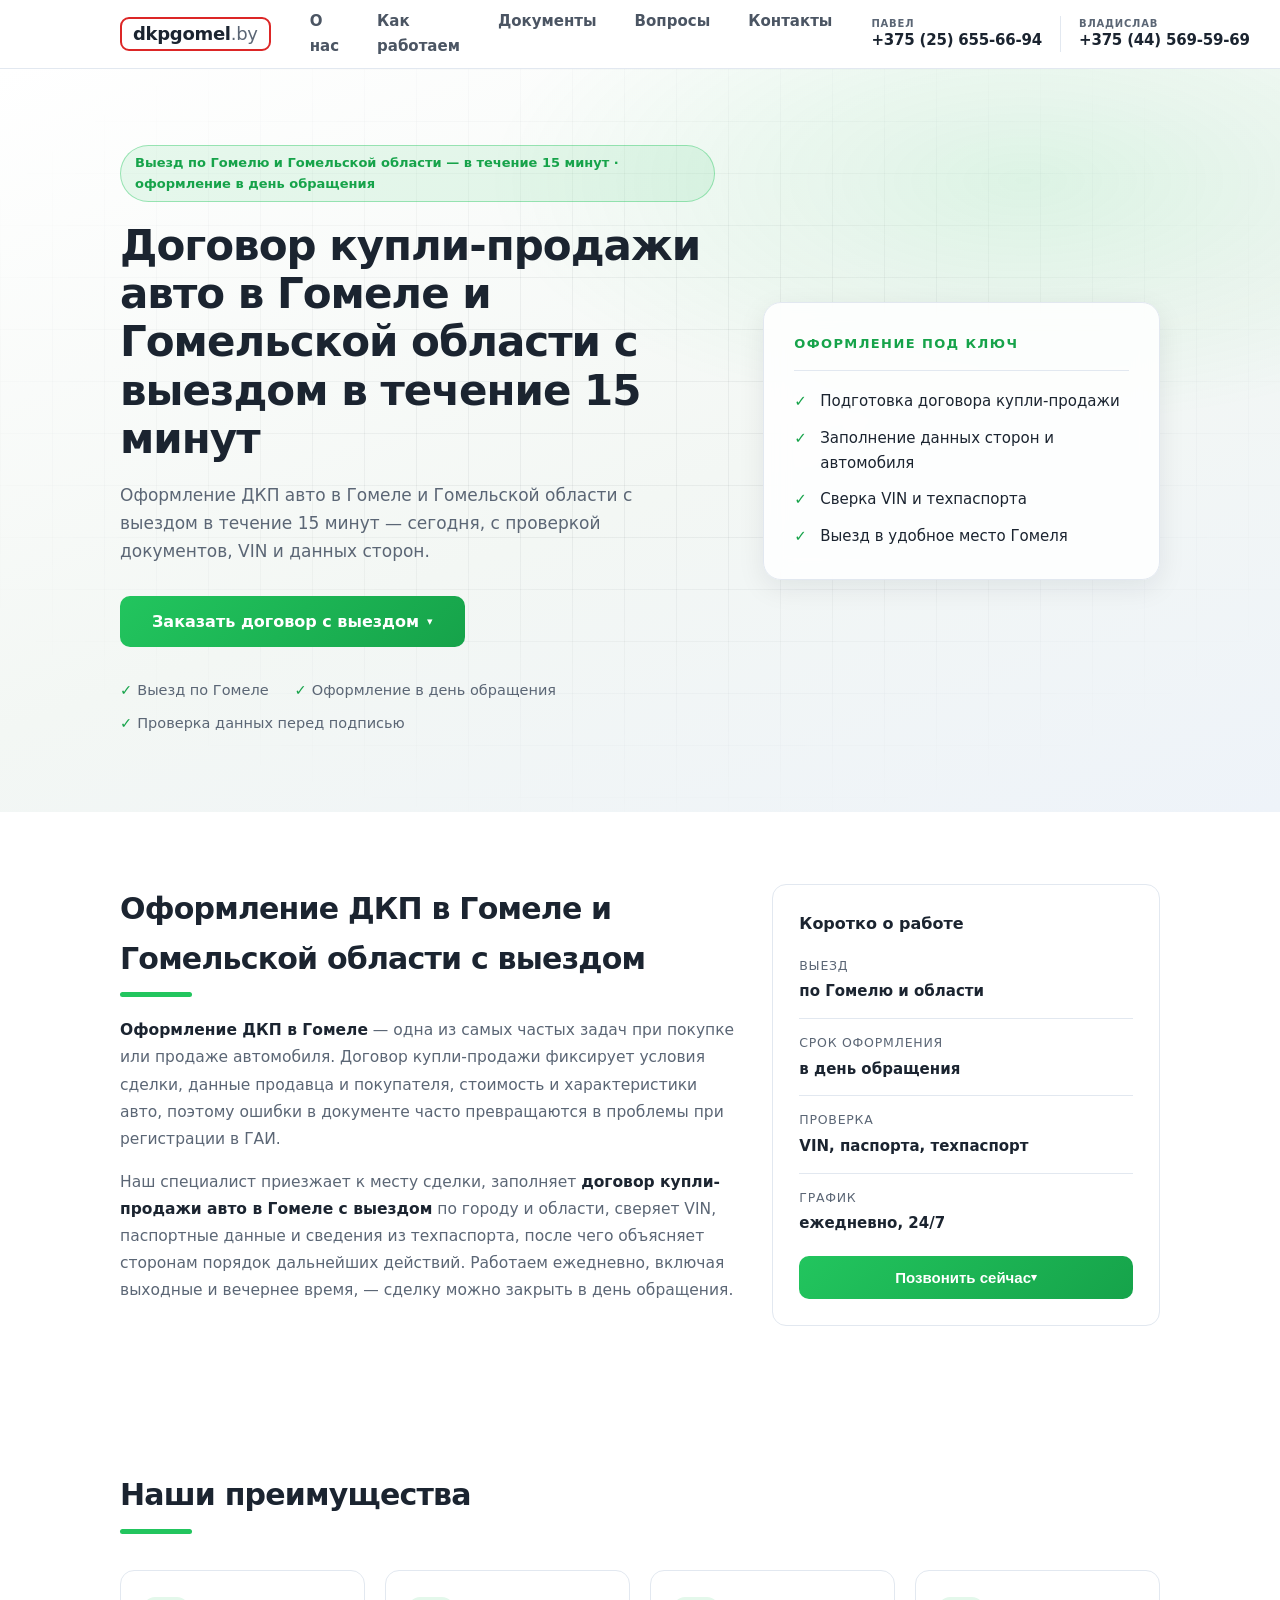
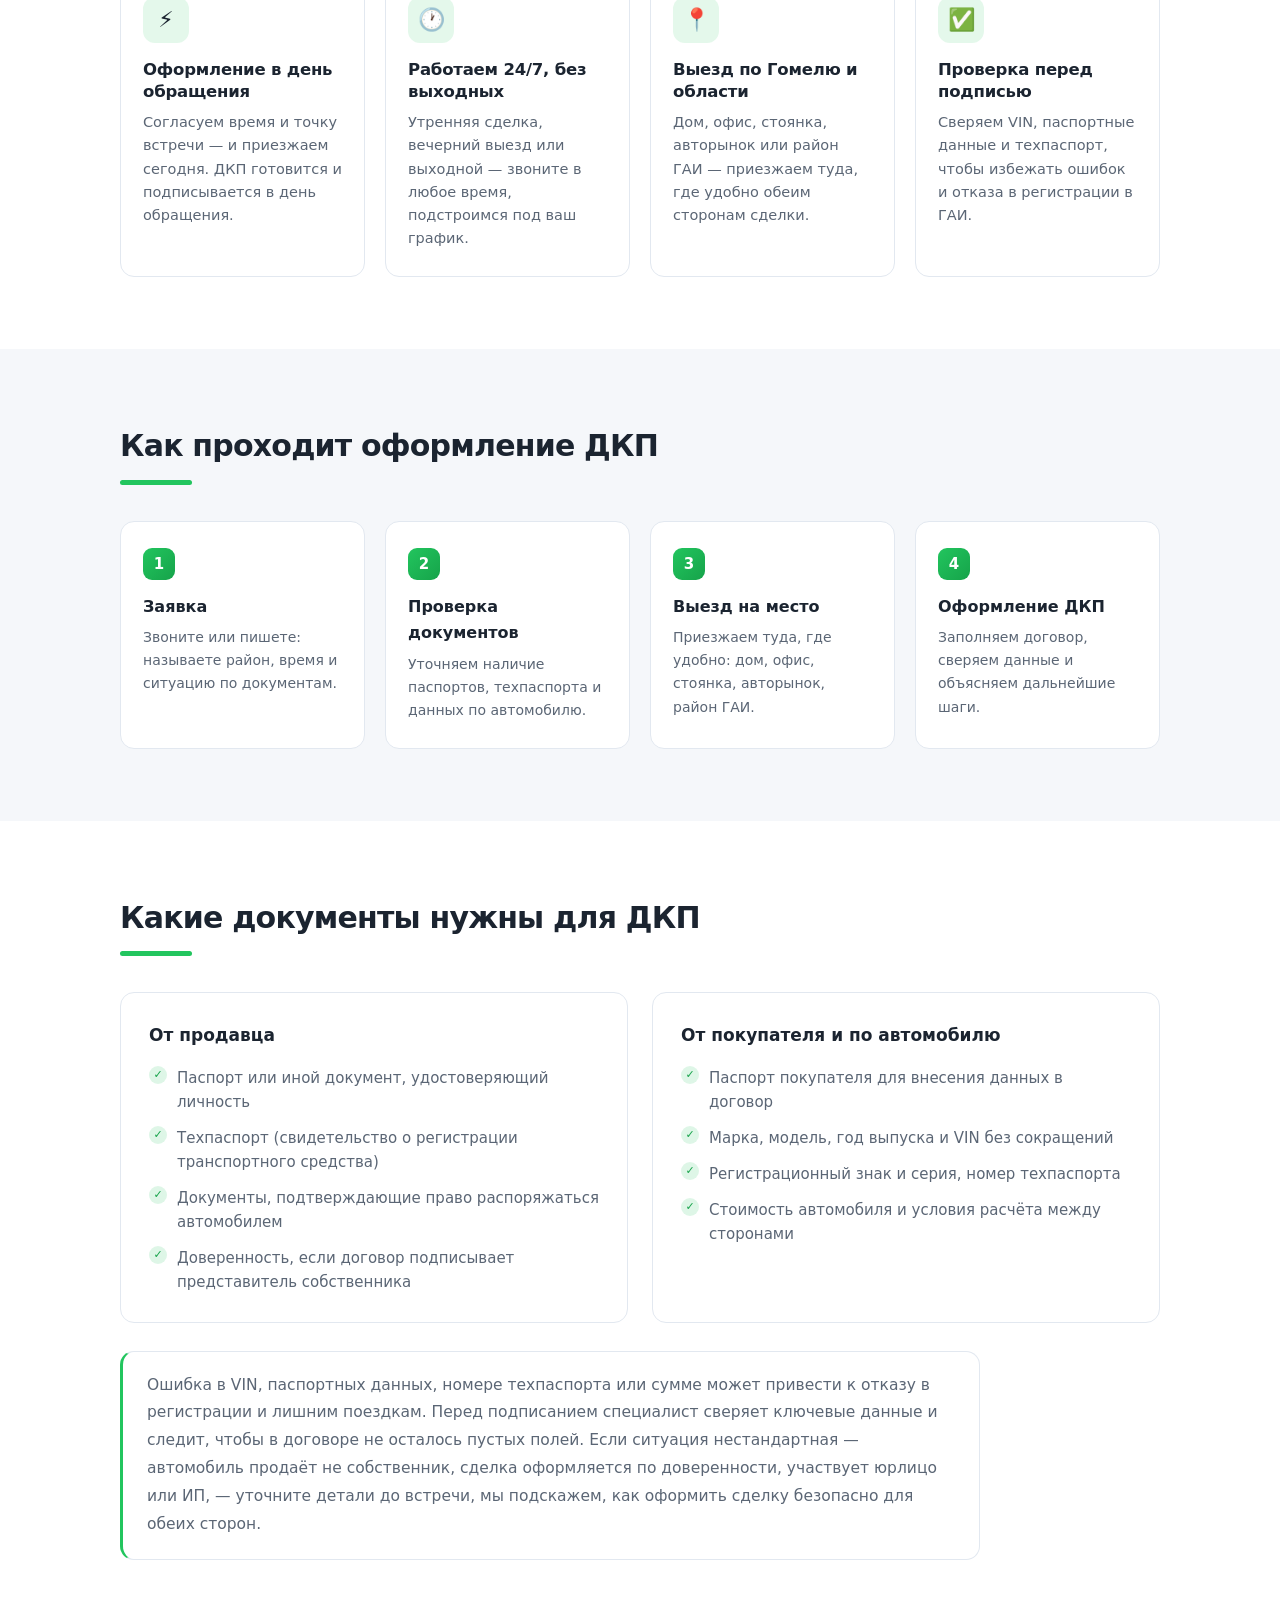
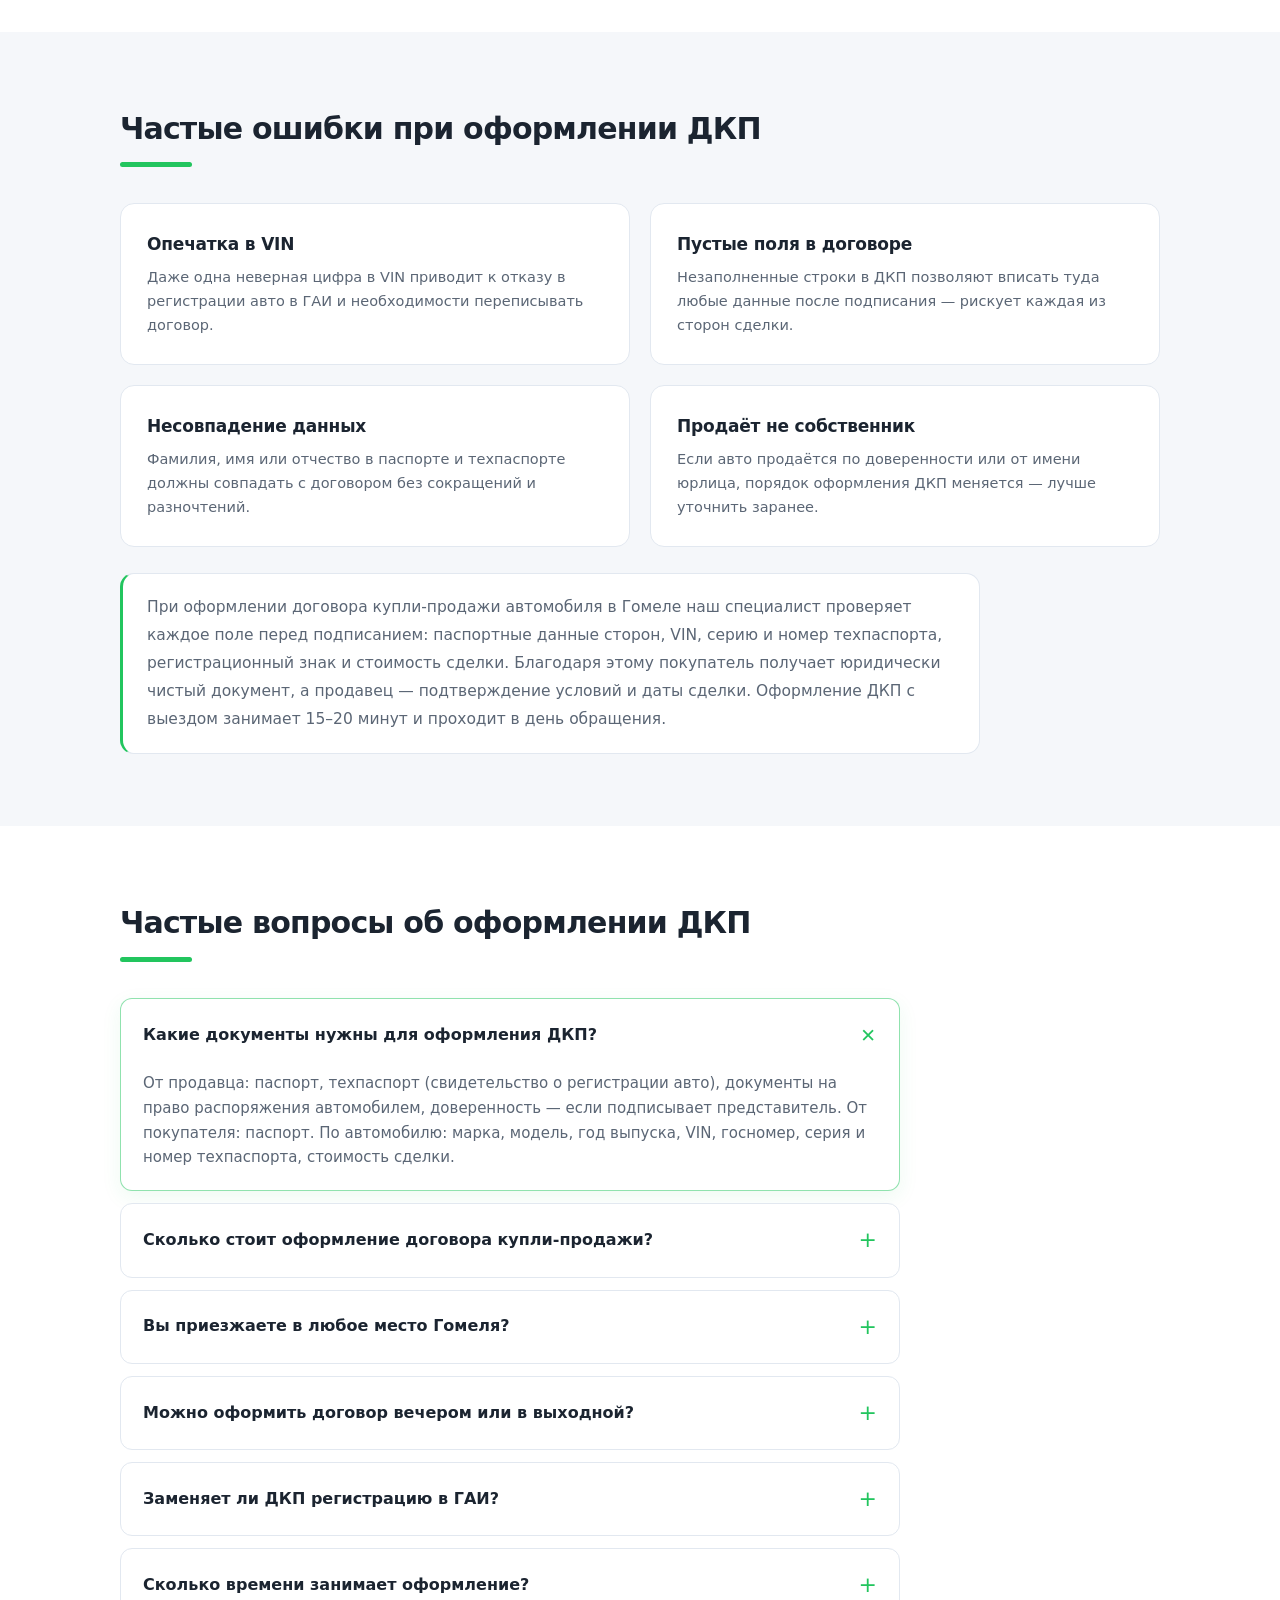
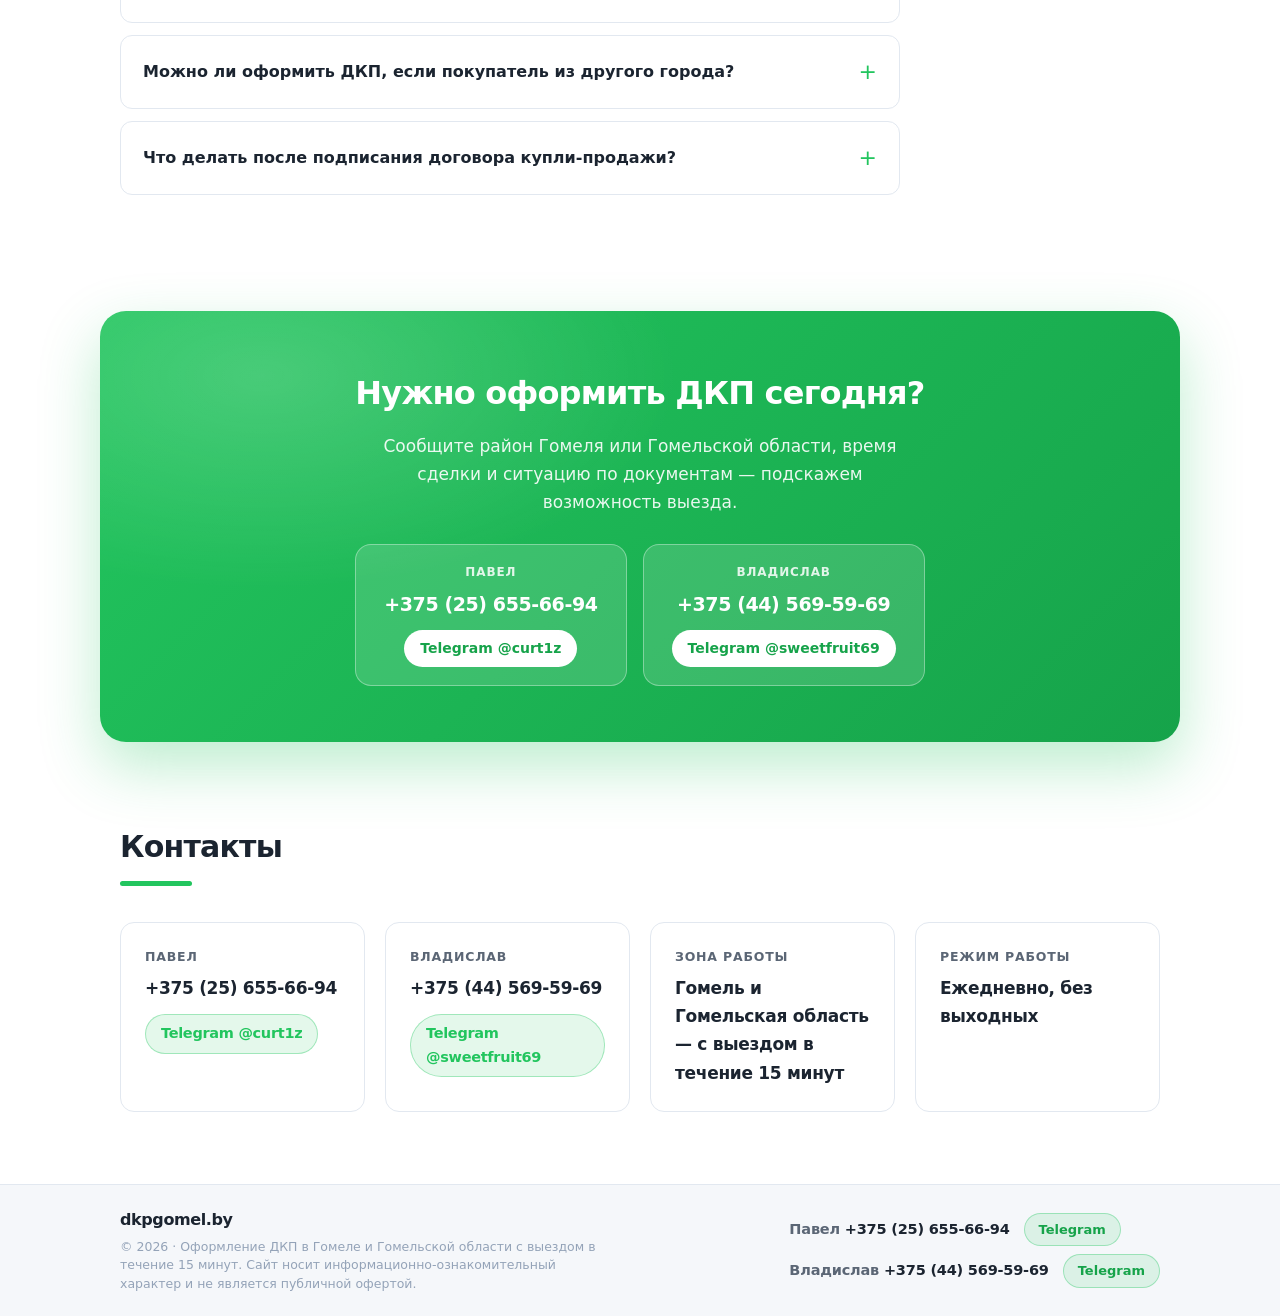
<file: index.html>
<!DOCTYPE html>
<html lang="ru">
<head>
    <meta charset="UTF-8">
    <meta name="viewport" content="width=device-width, initial-scale=1.0">
    <title>ДКП Гомель — оформление договора купли-продажи авто с выездом</title>
    <meta name="description" content="Оформление ДКП в Гомеле и Гомельской области, выезд в течение 15 минут. Проверка документов, VIN и данных сторон. Оформление в день обращения.">
    <meta name="keywords" content="ДКП Гомель, договор купли-продажи авто Гомель, ДКП Гомельская область, оформить ДКП с выездом, ДКП авто Гомель цена, оформление договора купли-продажи автомобиля Гомель">
    <meta name="robots" content="index, follow">
    <link rel="icon" href="favicon.ico" sizes="48x48">
    <link rel="icon" type="image/png" sizes="192x192" href="favicon.png">
    <link rel="apple-touch-icon" href="favicon.png">
    <link rel="canonical" href="https://dkpgomel.by/">
    <meta property="og:type" content="website">
    <meta property="og:title" content="Оформление ДКП авто в Гомеле с выездом">
    <meta property="og:description" content="Договор купли-продажи авто в Гомеле и области: выезд в течение 15 минут, проверка документов и VIN, оформление в день обращения.">
    <meta property="og:url" content="https://dkpgomel.by/">
    <meta property="og:locale" content="ru_BY">
    <meta property="og:image" content="https://dkpgomel.by/img/og.jpg">
    <meta property="og:image:width" content="1200">
    <meta property="og:image:height" content="630">
    <link rel="stylesheet" href="css/style.css?v=6">
    <script type="application/ld+json">
    {
        "@context": "https://schema.org",
        "@type": "LocalBusiness",
        "name": "ДКП Гомель — оформление договоров купли-продажи авто",
        "description": "Оформление договора купли-продажи авто (ДКП) в Гомеле и Гомельской области с выездом к клиенту в течение 15 минут.",
        "url": "https://dkpgomel.by/",
        "alternateName": "DKP Gomel",
        "image": "https://dkpgomel.by/img/og.jpg",
        "telephone": ["+375256556694", "+375445695969"],
        "sameAs": ["https://t.me/curt1z", "https://t.me/sweetfruit69"],
        "address": {
            "@type": "PostalAddress",
            "addressLocality": "Гомель",
            "addressRegion": "Гомельская область",
            "addressCountry": "BY"
        },
        "areaServed": ["Гомель", "Гомельская область"],
        "openingHoursSpecification": {
            "@type": "OpeningHoursSpecification",
            "dayOfWeek": ["Monday","Tuesday","Wednesday","Thursday","Friday","Saturday","Sunday"],
            "opens": "00:00",
            "closes": "23:59"
        }
    }
    </script>
    <script type="application/ld+json">
    {
        "@context": "https://schema.org",
        "@type": "FAQPage",
        "mainEntity": [
            {
                "@type": "Question",
                "name": "Какие документы нужны для оформления ДКП?",
                "acceptedAnswer": {
                    "@type": "Answer",
                    "text": "От продавца: паспорт, техпаспорт, документы на право распоряжения авто, доверенность — если подписывает представитель. От покупателя: паспорт. По автомобилю: марка, модель, год выпуска, VIN, госномер, номер техпаспорта и стоимость сделки."
                }
            },
            {
                "@type": "Question",
                "name": "Сколько стоит оформление договора купли-продажи?",
                "acceptedAnswer": {
                    "@type": "Answer",
                    "text": "Стоимость зависит от формата сделки: нужен ли выезд, срочность и сложность ситуации по документам. Итоговую цену согласовываем заранее, до выезда специалиста."
                }
            },
            {
                "@type": "Question",
                "name": "Вы приезжаете в любое место Гомеля?",
                "acceptedAnswer": {
                    "@type": "Answer",
                    "text": "Да, работаем по Гомелю и ближайшему пригороду: к дому, офису, на стоянку, к авторынку, в район ГАИ — туда, где удобно обеим сторонам сделки."
                }
            },
            {
                "@type": "Question",
                "name": "Можно оформить договор вечером или в выходной?",
                "acceptedAnswer": {
                    "@type": "Answer",
                    "text": "Да, помогаем в нестандартное время по предварительной договорённости — просто свяжитесь заранее и уточните район и время."
                }
            },
            {
                "@type": "Question",
                "name": "Заменяет ли ДКП регистрацию в ГАИ?",
                "acceptedAnswer": {
                    "@type": "Answer",
                    "text": "Нет. Мы готовим договор и объясняем порядок действий, а дальнейшая регистрация автомобиля выполняется в установленном порядке в подразделении ГАИ."
                }
            },
            {
                "@type": "Question",
                "name": "Сколько времени занимает оформление ДКП?",
                "acceptedAnswer": {
                    "@type": "Answer",
                    "text": "Заполнение договора занимает 15-20 минут. При выездном оформлении специалист приезжает к согласованной точке в Гомеле или Гомельской области в течение 15 минут, заполняет ДКП и сверяет данные с документами — стороны подписывают договор на месте, в день обращения."
                }
            },
            {
                "@type": "Question",
                "name": "Можно ли оформить ДКП, если покупатель из другого города?",
                "acceptedAnswer": {
                    "@type": "Answer",
                    "text": "Да. Мы рекомендуем сначала сверить паспортные данные, VIN и техпаспорт, затем заполнить договор и только после этого передавать деньги и автомобиль. Все экземпляры договора должны быть заполнены одинаково, без пустых полей."
                }
            },
            {
                "@type": "Question",
                "name": "Что делать после подписания договора купли-продажи?",
                "acceptedAnswer": {
                    "@type": "Answer",
                    "text": "Покупатель получает свой экземпляр ДКП и документы для дальнейшего оформления, продавец сохраняет подтверждение условий и даты сделки. После подписания автомобиль нужно зарегистрировать в установленном порядке."
                }
            }
        ]
    }
    </script>
    <!-- Google tag (gtag.js) — Google Analytics, ID G-2REVHB39YV -->
    <script async src="https://www.googletagmanager.com/gtag/js?id=G-2REVHB39YV"></script>
    <script>
        window.dataLayer = window.dataLayer || [];
        function gtag(){dataLayer.push(arguments);}
        gtag('js', new Date());
        gtag('config', 'G-2REVHB39YV');
    </script>
    <!-- Яндекс.Метрика — счётчик 114259651 -->
    <script type="text/javascript">
        (function(m,e,t,r,i,k,a){m[i]=m[i]||function(){(m[i].a=m[i].a||[]).push(arguments)};
        m[i].l=1*new Date();
        for (var j = 0; j < document.scripts.length; j++) {if (document.scripts[j].src === r) { return; }}
        k=e.createElement(t),a=e.getElementsByTagName(t)[0],k.async=1,k.src=r,a.parentNode.insertBefore(k,a)})
        (window, document, 'script', 'https://mc.yandex.ru/metrika/tag.js', 'ym');

        ym(114259651, 'init', {clickmap:true, trackLinks:true, accurateTrackBounce:true, webvisor:true});
    </script>
    <noscript><div><img src="https://mc.yandex.ru/watch/114259651" style="position:absolute; left:-9999px;" alt="" /></div></noscript>
    <!-- Цели аналитики: клик по телефону (call) и по Telegram (telegram) -->
    <script>
        document.addEventListener('click', function (e) {
            var a = e.target && e.target.closest ? e.target.closest('a') : null;
            if (!a) return;
            var href = a.getAttribute('href') || '';
            if (href.indexOf('tel:') === 0) {
                if (typeof ym === 'function') ym(114259651, 'reachGoal', 'call');
                if (typeof gtag === 'function') gtag('event', 'call');
            } else if (href.indexOf('https://t.me/') === 0) {
                if (typeof ym === 'function') ym(114259651, 'reachGoal', 'telegram');
                if (typeof gtag === 'function') gtag('event', 'telegram');
            }
        });
    </script>
</head>
<body>

    <header class="header">
        <div class="container header-inner">
            <a href="./" class="logo">
                <span class="logo-text">dkpgomel<span class="logo-tld">.by</span></span>
            </a>
            <nav aria-label="Главное меню">
                <ul class="nav" id="nav">
                    <li><a href="#about">О нас</a></li>
                    <li><a href="#steps">Как работаем</a></li>
                    <li><a href="#documents">Документы</a></li>
                    <li><a href="#faq">Вопросы</a></li>
                    <li><a href="#contacts">Контакты</a></li>
                </ul>
            </nav>
            <div class="header-nums">
                <a class="header-num" href="tel:+375256556694">
                    <span class="header-num-name">Павел</span>
                    <span class="header-num-val">+375 (25) 655-66-94</span>
                </a>
                <a class="header-num" href="tel:+375445695969">
                    <span class="header-num-name">Владислав</span>
                    <span class="header-num-val">+375 (44) 569-59-69</span>
                </a>
            </div>
            <button class="burger" id="burger" aria-label="Открыть меню" aria-expanded="false">
                <span></span><span></span><span></span>
            </button>
        </div>
    </header>

    <main>

        <section class="hero">
            <div class="container hero-grid">
                <div class="hero-copy">
                    <p class="hero-tag">Выезд по Гомелю и Гомельской области — в течение 15 минут · оформление в день обращения</p>
                    <h1>Договор купли-продажи авто в Гомеле и Гомельской области с выездом в течение 15 минут</h1>
                    <p class="hero-lead">
                        Оформление ДКП авто в Гомеле и Гомельской области с выездом в течение 15 минут — сегодня, с проверкой документов,
                        VIN и данных сторон.
                    </p>
                    <div class="hero-actions">
                        <div class="hero-cta drop-box" id="heroCta">
                            <button class="btn btn-lg hero-cta-btn" type="button" aria-expanded="false" aria-controls="heroCtaDrop">
                                Заказать договор с выездом <span class="chev" aria-hidden="true">▾</span>
                            </button>
                            <div class="drop-panel hero-cta-drop" id="heroCtaDrop">
                                <div class="drop-row">
                                    <a class="drop-main" href="tel:+375256556694">
                                        <span class="drop-name">Павел</span>
                                        <span class="drop-num">+375 (25) 655-66-94</span>
                                    </a>
                                    <a class="drop-tg" href="https://t.me/curt1z" target="_blank" rel="noopener">Telegram</a>
                                </div>
                                <div class="drop-row">
                                    <a class="drop-main" href="tel:+375445695969">
                                        <span class="drop-name">Владислав</span>
                                        <span class="drop-num">+375 (44) 569-59-69</span>
                                    </a>
                                    <a class="drop-tg" href="https://t.me/sweetfruit69" target="_blank" rel="noopener">Telegram</a>
                                </div>
                            </div>
                        </div>
                    </div>
                    <ul class="hero-points">
                        <li>Выезд по Гомеле</li>
                        <li>Оформление в день обращения</li>
                        <li>Проверка данных перед подписью</li>
                    </ul>
                </div>

                <aside class="hero-card">
                    <h2 class="hero-card-title">Оформление под ключ</h2>
                    <ul class="hero-list">
                        <li>Подготовка договора купли-продажи</li>
                        <li>Заполнение данных сторон и автомобиля</li>
                        <li>Сверка VIN и техпаспорта</li>
                        <li>Выезд в удобное место Гомеля</li>
                    </ul>
                </aside>
            </div>
        </section>

        <section class="section" id="about">
            <div class="container">
                <div class="about-grid">
                    <div class="about-text">
                        <h2 class="section-title">Оформление ДКП в Гомеле и Гомельской области с выездом</h2>
                        <p>
                            <strong>Оформление ДКП в Гомеле</strong> — одна из самых частых задач при покупке
                            или продаже автомобиля. Договор купли-продажи фиксирует условия сделки, данные
                            продавца и покупателя, стоимость и характеристики авто, поэтому ошибки в документе
                            часто превращаются в проблемы при регистрации в ГАИ.
                        </p>
                        <p>
                            Наш специалист приезжает к месту сделки, заполняет <strong>договор купли-продажи
                            авто в Гомеле с выездом</strong> по городу и области, сверяет VIN, паспортные
                            данные и сведения из техпаспорта, после чего объясняет сторонам порядок
                            дальнейших действий. Работаем ежедневно, включая выходные и вечернее время, —
                            сделку можно закрыть в день обращения.
                        </p>
                    </div>
                    <aside class="facts-card">
                        <h3>Коротко о работе</h3>
                        <ul class="facts-list">
                            <li><span>Выезд</span><strong>по Гомелю и области</strong></li>
                            <li><span>Срок оформления</span><strong>в день обращения</strong></li>
                            <li><span>Проверка</span><strong>VIN, паспорта, техпаспорт</strong></li>
                            <li><span>График</span><strong>ежедневно, 24/7</strong></li>
                        </ul>
                        <div class="call-drop drop-box" id="factsDrop">
                            <button class="btn btn-block call-drop-btn" type="button" aria-expanded="false">
                                Позвонить сейчас <span class="chev" aria-hidden="true">▾</span>
                            </button>
                            <div class="drop-panel call-drop-panel">
                                <div class="drop-row">
                                    <a class="drop-main" href="tel:+375256556694">
                                        <span class="drop-name">Павел</span>
                                        <span class="drop-num">+375 (25) 655-66-94</span>
                                    </a>
                                    <a class="drop-tg" href="https://t.me/curt1z" target="_blank" rel="noopener">Telegram</a>
                                </div>
                                <div class="drop-row">
                                    <a class="drop-main" href="tel:+375445695969">
                                        <span class="drop-name">Владислав</span>
                                        <span class="drop-num">+375 (44) 569-59-69</span>
                                    </a>
                                    <a class="drop-tg" href="https://t.me/sweetfruit69" target="_blank" rel="noopener">Telegram</a>
                                </div>
                            </div>
                        </div>
                    </aside>
                </div>
            </div>
        </section>

        <section class="section" id="benefits">
            <div class="container">
                <h2 class="section-title">Наши преимущества</h2>
                <div class="benefits">
                    <article class="benefit">
                        <span class="benefit-ico" aria-hidden="true">⚡</span>
                        <h3>Оформление в день обращения</h3>
                        <p>Согласуем время и точку встречи — и приезжаем сегодня. ДКП готовится и подписывается в день обращения.</p>
                    </article>
                    <article class="benefit">
                        <span class="benefit-ico" aria-hidden="true">🕐</span>
                        <h3>Работаем 24/7, без выходных</h3>
                        <p>Утренняя сделка, вечерний выезд или выходной — звоните в любое время, подстроимся под ваш график.</p>
                    </article>
                    <article class="benefit">
                        <span class="benefit-ico" aria-hidden="true">📍</span>
                        <h3>Выезд по Гомелю и области</h3>
                        <p>Дом, офис, стоянка, авторынок или район ГАИ — приезжаем туда, где удобно обеим сторонам сделки.</p>
                    </article>
                    <article class="benefit">
                        <span class="benefit-ico" aria-hidden="true">✅</span>
                        <h3>Проверка перед подписью</h3>
                        <p>Сверяем VIN, паспортные данные и техпаспорт, чтобы избежать ошибок и отказа в регистрации в ГАИ.</p>
                    </article>
                </div>
            </div>
        </section>

        <section class="section section-alt" id="steps">
            <div class="container">
                <h2 class="section-title">Как проходит оформление ДКП</h2>
                <ol class="steps">
                    <li class="step">
                        <span class="step-num">1</span>
                        <h3>Заявка</h3>
                        <p>Звоните или пишете: называете район, время и ситуацию по документам.</p>
                    </li>
                    <li class="step">
                        <span class="step-num">2</span>
                        <h3>Проверка документов</h3>
                        <p>Уточняем наличие паспортов, техпаспорта и данных по автомобилю.</p>
                    </li>
                    <li class="step">
                        <span class="step-num">3</span>
                        <h3>Выезд на место</h3>
                        <p>Приезжаем туда, где удобно: дом, офис, стоянка, авторынок, район ГАИ.</p>
                    </li>
                    <li class="step">
                        <span class="step-num">4</span>
                        <h3>Оформление ДКП</h3>
                        <p>Заполняем договор, сверяем данные и объясняем дальнейшие шаги.</p>
                    </li>
                </ol>
            </div>
        </section>

        <section class="section" id="documents">
            <div class="container">
                <h2 class="section-title">Какие документы нужны для ДКП</h2>
                <div class="text-cols">
                    <div class="text-col">
                        <h3>От продавца</h3>
                        <ul class="check-list">
                            <li>Паспорт или иной документ, удостоверяющий личность</li>
                            <li>Техпаспорт (свидетельство о регистрации транспортного средства)</li>
                            <li>Документы, подтверждающие право распоряжаться автомобилем</li>
                            <li>Доверенность, если договор подписывает представитель собственника</li>
                        </ul>
                    </div>
                    <div class="text-col">
                        <h3>От покупателя и по автомобилю</h3>
                        <ul class="check-list">
                            <li>Паспорт покупателя для внесения данных в договор</li>
                            <li>Марка, модель, год выпуска и VIN без сокращений</li>
                            <li>Регистрационный знак и серия, номер техпаспорта</li>
                            <li>Стоимость автомобиля и условия расчёта между сторонами</li>
                        </ul>
                    </div>
                </div>
                <p class="text-after">
                    Ошибка в VIN, паспортных данных, номере техпаспорта или сумме может привести к отказу
                    в регистрации и лишним поездкам. Перед подписанием специалист сверяет ключевые данные
                    и следит, чтобы в договоре не осталось пустых полей. Если ситуация нестандартная —
                    автомобиль продаёт не собственник, сделка оформляется по доверенности, участвует
                    юрлицо или ИП, — уточните детали до встречи, мы подскажем, как оформить сделку
                    безопасно для обеих сторон.
                </p>
            </div>
        </section>

        <section class="section section-alt" id="errors">
            <div class="container">
                <h2 class="section-title">Частые ошибки при оформлении ДКП</h2>
                <div class="cards">
                    <article class="card">
                        <h3>Опечатка в VIN</h3>
                        <p>Даже одна неверная цифра в VIN приводит к отказу в регистрации авто в ГАИ и необходимости переписывать договор.</p>
                    </article>
                    <article class="card">
                        <h3>Пустые поля в договоре</h3>
                        <p>Незаполненные строки в ДКП позволяют вписать туда любые данные после подписания — рискует каждая из сторон сделки.</p>
                    </article>
                    <article class="card">
                        <h3>Несовпадение данных</h3>
                        <p>Фамилия, имя или отчество в паспорте и техпаспорте должны совпадать с договором без сокращений и разночтений.</p>
                    </article>
                    <article class="card">
                        <h3>Продаёт не собственник</h3>
                        <p>Если авто продаётся по доверенности или от имени юрлица, порядок оформления ДКП меняется — лучше уточнить заранее.</p>
                    </article>
                </div>
                <p class="text-after">
                    При оформлении договора купли-продажи автомобиля в Гомеле наш специалист проверяет
                    каждое поле перед подписанием: паспортные данные сторон, VIN, серию и номер
                    техпаспорта, регистрационный знак и стоимость сделки. Благодаря этому покупатель
                    получает юридически чистый документ, а продавец — подтверждение условий и даты
                    сделки. Оформление ДКП с выездом занимает 15–20 минут и проходит в день обращения.
                </p>
            </div>
        </section>

        <section class="section" id="faq">
            <div class="container">
                <h2 class="section-title">Частые вопросы об оформлении ДКП</h2>
                <div class="faq">
                    <details class="faq-item" open>
                        <summary>Какие документы нужны для оформления ДКП?</summary>
                        <div class="faq-body">
                            От продавца: паспорт, техпаспорт (свидетельство о регистрации авто), документы на право
                            распоряжения автомобилем, доверенность — если подписывает представитель. От покупателя: паспорт.
                            По автомобилю: марка, модель, год выпуска, VIN, госномер, серия и номер техпаспорта, стоимость сделки.
                        </div>
                    </details>
                    <details class="faq-item">
                        <summary>Сколько стоит оформление договора купли-продажи?</summary>
                        <div class="faq-body">
                            Стоимость зависит от формата сделки: нужен ли выезд, насколько срочно нужно оформить договор
                            и есть ли дополнительные вопросы по документам. Итоговую цену согласовываем заранее, до выезда
                            специалиста — позвоните, и мы назовём стоимость для вашей ситуации.
                        </div>
                    </details>
                    <details class="faq-item">
                        <summary>Вы приезжаете в любое место Гомеля?</summary>
                        <div class="faq-body">
                            Да, работаем по Гомелю и ближайшему пригороду: к дому или подъезду, к офису, на стоянку,
                            к авторынку, возле ГАИ, к торговому центру — там, где удобно обеим сторонам сделки.
                        </div>
                    </details>
                    <details class="faq-item">
                        <summary>Можно оформить договор вечером или в выходной?</summary>
                        <div class="faq-body">
                            Да, помогаем в нестандартное время по предварительной договорённости. Сделки часто проходят
                            вечером, в выходной или возле ГАИ — просто свяжитесь заранее и уточните район и время.
                        </div>
                    </details>
                    <details class="faq-item">
                        <summary>Заменяет ли ДКП регистрацию в ГАИ?</summary>
                        <div class="faq-body">
                            Нет. Мы готовим договор и объясняем порядок действий, но дальнейшая регистрация автомобиля
                            выполняется в установленном порядке в подразделении ГАИ. Для отдельных ситуаций может
                            потребоваться нотариальное удостоверение.
                        </div>
                    </details>
                    <details class="faq-item">
                        <summary>Сколько времени занимает оформление?</summary>
                        <div class="faq-body">
                            Само заполнение договора занимает 15–20 минут. При выездном оформлении специалист
                            приезжает к согласованной точке в Гомеле или Гомельской области в течение 15 минут,
                            заполняет ДКП, сверяет данные с документами —
                            и стороны подписывают договор сразу на месте. Оформление происходит в день обращения.
                        </div>
                    </details>
                    <details class="faq-item">
                        <summary>Можно ли оформить ДКП, если покупатель из другого города?</summary>
                        <div class="faq-body">
                            Да. Часто покупатель приезжает в Гомель и хочет закрыть сделку сразу. Мы рекомендуем
                            не спешить: сначала сверить паспортные данные, VIN и техпаспорт, затем заполнить
                            договор и только после этого передавать деньги и автомобиль. Все экземпляры договора
                            должны быть заполнены одинаково, без пустых полей.
                        </div>
                    </details>
                    <details class="faq-item">
                        <summary>Что делать после подписания договора купли-продажи?</summary>
                        <div class="faq-body">
                            Покупатель получает свой экземпляр ДКП и документы для дальнейшего оформления,
                            продавец сохраняет подтверждение условий и даты сделки. После подписания автомобиль
                            нужно зарегистрировать в установленном порядке — мы объясняем порядок действий
                            и подсказываем, какие документы понадобятся для ГАИ.
                        </div>
                    </details>
                </div>
            </div>
        </section>

        <section class="cta">
            <div class="container cta-inner">
                <h2>Нужно оформить ДКП сегодня?</h2>
                <p>Сообщите район Гомеля или Гомельской области, время сделки и ситуацию по документам — подскажем возможность выезда.</p>
                <div class="cta-contacts">
                    <div class="cta-contact">
                        <span class="cta-contact-name">Павел</span>
                        <a class="cta-contact-num" href="tel:+375256556694">+375 (25) 655-66-94</a>
                        <a class="cta-contact-tg" href="https://t.me/curt1z" target="_blank" rel="noopener">Telegram @curt1z</a>
                    </div>
                    <div class="cta-contact">
                        <span class="cta-contact-name">Владислав</span>
                        <a class="cta-contact-num" href="tel:+375445695969">+375 (44) 569-59-69</a>
                        <a class="cta-contact-tg" href="https://t.me/sweetfruit69" target="_blank" rel="noopener">Telegram @sweetfruit69</a>
                    </div>
                </div>
            </div>
        </section>

        <section class="section" id="contacts">
            <div class="container">
                <h2 class="section-title">Контакты</h2>
                <div class="contacts">
                    <div class="contact">
                        <span class="contact-label">Павел</span>
                        <a class="contact-num" href="tel:+375256556694">+375 (25) 655-66-94</a>
                        <div class="contact-tg">
                            <a href="https://t.me/curt1z" target="_blank" rel="noopener">Telegram @curt1z</a>
                        </div>
                    </div>
                    <div class="contact">
                        <span class="contact-label">Владислав</span>
                        <a class="contact-num" href="tel:+375445695969">+375 (44) 569-59-69</a>
                        <div class="contact-tg">
                            <a href="https://t.me/sweetfruit69" target="_blank" rel="noopener">Telegram @sweetfruit69</a>
                        </div>
                    </div>
                    <div class="contact">
                        <span class="contact-label">Зона работы</span>
                        <span class="contact-value">Гомель и Гомельская область — с выездом в течение 15 минут</span>
                    </div>
                    <div class="contact">
                        <span class="contact-label">Режим работы</span>
                        <span class="contact-value">Ежедневно, без выходных</span>
                    </div>
                </div>
            </div>
        </section>

    </main>

    <footer class="footer">
        <div class="container footer-inner">
            <div class="footer-about">
                <div class="footer-brand">dkpgomel.by</div>
                <p class="footer-note">© 2026 · Оформление ДКП в Гомеле и Гомельской области с выездом в течение 15 минут. Сайт носит информационно-ознакомительный характер и не является публичной офертой.</p>
            </div>
            <div class="footer-contacts">
                <div class="footer-contact">
                    <a class="footer-num" href="tel:+375256556694"><span>Павел</span> +375 (25) 655-66-94</a>
                    <a class="footer-tg" href="https://t.me/curt1z" target="_blank" rel="noopener">Telegram</a>
                </div>
                <div class="footer-contact">
                    <a class="footer-num" href="tel:+375445695969"><span>Владислав</span> +375 (44) 569-59-69</a>
                    <a class="footer-tg" href="https://t.me/sweetfruit69" target="_blank" rel="noopener">Telegram</a>
                </div>
            </div>
        </div>
    </footer>

    <div class="float-box drop-box" id="floatDrop">
        <button class="float-tel" type="button" aria-label="Позвонить" aria-expanded="false">☎</button>
        <div class="drop-panel float-panel">
            <div class="drop-row">
                <a class="drop-main" href="tel:+375256556694">
                    <span class="drop-name">Павел</span>
                    <span class="drop-num">+375 (25) 655-66-94</span>
                </a>
                <a class="drop-tg" href="https://t.me/curt1z" target="_blank" rel="noopener">Telegram</a>
            </div>
            <div class="drop-row">
                <a class="drop-main" href="tel:+375445695969">
                    <span class="drop-name">Владислав</span>
                    <span class="drop-num">+375 (44) 569-59-69</span>
                </a>
                <a class="drop-tg" href="https://t.me/sweetfruit69" target="_blank" rel="noopener">Telegram</a>
            </div>
        </div>
    </div>

    <script src="js/main.js?v=6"></script>
</body>
</html>
</file>
<file: css/style.css>
/* dkpgomel.by — landing
   Light theme · green accent
   ------------------------------------------------- */

:root {
    --accent: #22c55e;
    --accent-600: #16a34a;
    --bg: #ffffff;
    --bg-2: #f5f7fa;
    --panel: #ffffff;
    --panel-2: #eef2f7;
    --line: #e2e8f0;
    --text: #1b2430;
    --muted: #5b6675;
    --green: #16a34a;
    --radius: 14px;
    --shadow: 0 8px 28px rgba(17, 24, 39, .08);
    --wrap: 1080px;
}

* { margin: 0; padding: 0; box-sizing: border-box; }

html { scroll-behavior: smooth; }

body {
    font: 16px/1.65 "Segoe UI", system-ui, -apple-system, Roboto, Arial, sans-serif;
    color: var(--text);
    background: var(--bg);
    -webkit-font-smoothing: antialiased;
}

a { color: inherit; }

img { max-width: 100%; }

.container {
    max-width: var(--wrap);
    margin: 0 auto;
    padding: 0 20px;
}

/* ---------- buttons ---------- */

.btn {
    display: inline-flex;
    align-items: center;
    justify-content: center;
    padding: 13px 26px;
    background: linear-gradient(135deg, var(--accent), var(--accent-600));
    color: #fff;
    border: none;
    border-radius: 10px;
    font-size: 15px;
    font-weight: 700;
    text-decoration: none;
    cursor: pointer;
    transition: transform .2s, box-shadow .2s, filter .2s;
}

.btn:hover {
    transform: translateY(-2px);
    filter: brightness(1.08);
    box-shadow: 0 10px 26px rgba(34, 197, 94, .3);
}

.btn-lg { padding: 16px 32px; font-size: 16px; }
.btn-sm { padding: 10px 20px; font-size: 14px; }
.btn-block { width: 100%; margin-top: 20px; }

.btn-ghost {
    background: transparent;
    color: var(--text);
    border: 1px solid var(--line);
}

.btn-ghost:hover {
    background: var(--panel);
    box-shadow: none;
    border-color: #cbd5e1;
}

/* ---------- header ---------- */

.header {
    position: sticky;
    top: 0;
    z-index: 50;
    background: rgba(255, 255, 255, .92);
    backdrop-filter: blur(10px);
    border-bottom: 1px solid var(--line);
}

.header-inner {
    display: flex;
    align-items: center;
    gap: 24px;
    height: 68px;
}

.logo {
    display: flex;
    align-items: center;
    gap: 10px;
    text-decoration: none;
    font-weight: 700;
    font-size: 18px;
    letter-spacing: -.3px;
    color: var(--text);
}

.logo-tld { color: var(--muted); font-weight: 500; }

.logo-text {
    display: inline-block;
    border: 2px solid #dc2626;
    border-radius: 9px;
    padding: 3px 11px;
    line-height: 1.3;
}

.nav {
    display: flex;
    gap: 8px;
    list-style: none;
    margin-left: auto;
}

.nav a {
    display: block;
    padding: 9px 15px;
    border-radius: 8px;
    text-decoration: none;
    font-size: 15px;
    font-weight: 600;
    color: #4b5563;
    transition: color .2s, background .2s;
}

.nav a:hover {
    color: var(--accent-600);
    background: rgba(34, 197, 94, .12);
}

/* ---------- Два номера в шапке ---------- */

.header-nums {
    display: flex;
    flex-direction: row;
    align-items: center;
    flex-shrink: 0;
}

.header-num {
    display: flex;
    flex-direction: column;
    align-items: flex-start;
    text-decoration: none;
    line-height: 1.25;
    padding: 2px 0;
}

.header-num + .header-num {
    border-left: 1px solid var(--line);
    margin-left: 18px;
    padding-left: 18px;
}

.header-num-name {
    font-size: 10px;
    font-weight: 700;
    text-transform: uppercase;
    letter-spacing: .8px;
    color: var(--muted);
}

.header-num-val {
    font-size: 15px;
    font-weight: 700;
    color: var(--text);
    letter-spacing: -.2px;
    white-space: nowrap;
    transition: color .15s;
}

.header-num:hover .header-num-val { color: var(--accent-600); }

/* ---------- Выпадающие списки контактов ---------- */

.drop-box { position: relative; }

.chev {
    font-size: 11px;
    transition: transform .2s;
}

.drop-box.open .chev { transform: rotate(180deg); }

.hero-cta {
    display: inline-block;
}

.hero-cta-btn {
    display: inline-flex;
    align-items: center;
    justify-content: center;
    gap: 8px;
    font-family: inherit;
}

.drop-panel {
    position: absolute;
    top: calc(100% + 12px);
    left: 0;
    min-width: 360px;
    background: #fff;
    border: 1px solid var(--line);
    border-radius: 14px;
    box-shadow: 0 18px 44px rgba(17, 24, 39, .16);
    padding: 8px;
    opacity: 0;
    visibility: hidden;
    transform: translateY(-6px);
    transition: opacity .18s, transform .18s, visibility .18s;
    z-index: 80;
    text-align: left;
}

.drop-panel::before {
    content: "";
    position: absolute;
    top: -7px;
    left: 34px;
    width: 14px;
    height: 14px;
    background: #fff;
    border-left: 1px solid var(--line);
    border-top: 1px solid var(--line);
    transform: rotate(45deg);
    border-radius: 3px 0 0 0;
}

.drop-box:hover .drop-panel,
.drop-box.open .drop-panel,
.drop-box:focus-within .drop-panel {
    opacity: 1;
    visibility: visible;
    transform: none;
}

.drop-row {
    display: flex;
    align-items: center;
    gap: 6px;
}

.drop-main {
    flex: 1;
    display: flex;
    align-items: center;
    justify-content: space-between;
    gap: 14px;
    padding: 11px 10px;
    border-radius: 10px;
    text-decoration: none;
    transition: background .15s;
}

.drop-main:hover { background: #f5f7fa; }
.drop-main:hover .drop-num { color: var(--accent-600); }

.drop-name {
    font-size: 13px;
    font-weight: 600;
    color: var(--muted);
}

.drop-num {
    font-size: 15px;
    font-weight: 700;
    color: var(--text);
    white-space: nowrap;
    letter-spacing: -.2px;
    transition: color .15s;
}

.drop-tg {
    padding: 8px 12px;
    border-radius: 9px;
    background: rgba(34, 197, 94, .12);
    border: 1px solid rgba(34, 197, 94, .35);
    color: var(--accent-600);
    font-size: 13px;
    font-weight: 700;
    text-decoration: none;
    white-space: nowrap;
    transition: background .15s, color .15s, border-color .15s;
}

.drop-tg:hover {
    background: var(--accent);
    border-color: var(--accent);
    color: #06281a;
}

/* «Позвонить сейчас» — панель по правому краю карточки, шириной 320 */
.call-drop-panel {
    left: auto;
    right: 0;
    min-width: 360px;
}

.call-drop-panel::before {
    left: auto;
    right: 34px;
    margin-left: 0;
}

/* Плавающая кнопка — панель сверху */
.float-panel {
    top: auto;
    bottom: calc(100% + 12px);
    left: auto;
    right: 0;
}

.float-panel::before {
    top: auto;
    bottom: -7px;
    left: auto;
    right: 34px;
    border-left: 0;
    border-top: 0;
    border-right: 1px solid var(--line);
    border-bottom: 1px solid var(--line);
    border-radius: 0 0 3px 0;
    transform: rotate(45deg);
}

@media (max-width: 1240px) {
    .header-inner { gap: 16px; }
    .nav a { padding: 9px 11px; }
}

.burger {
    display: none;
    flex-direction: column;
    gap: 5px;
    padding: 8px;
    background: none;
    border: 0;
    cursor: pointer;
}

.burger span {
    width: 22px;
    height: 2px;
    background: var(--text);
    border-radius: 2px;
}

/* ---------- hero ---------- */

.hero {
    position: relative;
    background:
        radial-gradient(ellipse 70% 55% at 80% 15%, rgba(34, 197, 94, .12) 0%, transparent 60%),
        linear-gradient(160deg, #ffffff 0%, #f3f7f4 55%, #eef3f9 100%);
    color: var(--text);
    padding: 76px 0;
}

.hero::after {
    content: "";
    position: absolute;
    inset: 0;
    background-image:
        linear-gradient(rgba(17, 24, 39, .05) 1px, transparent 1px),
        linear-gradient(90deg, rgba(17, 24, 39, .05) 1px, transparent 1px);
    background-size: 52px 52px;
    mask-image: radial-gradient(ellipse 75% 75% at 50% 45%, #000 25%, transparent 78%);
    -webkit-mask-image: radial-gradient(ellipse 75% 75% at 50% 45%, #000 25%, transparent 78%);
    pointer-events: none;
}

.hero-grid {
    display: grid;
    grid-template-columns: 1.2fr .8fr;
    gap: 48px;
    align-items: center;
    position: relative;
    z-index: 1;
}

.hero-tag {
    display: inline-block;
    font-size: 13px;
    font-weight: 600;
    color: var(--accent-600);
    border: 1px solid rgba(34, 197, 94, .4);
    background: rgba(34, 197, 94, .1);
    padding: 6px 14px;
    border-radius: 100px;
    margin-bottom: 20px;
}

.hero h1 {
    font-size: 42px;
    line-height: 1.15;
    font-weight: 800;
    letter-spacing: -1px;
    margin-bottom: 18px;
}

.hero-lead {
    font-size: 17px;
    color: var(--muted);
    max-width: 540px;
    margin-bottom: 30px;
}

.hero-actions {
    display: flex;
    gap: 14px;
    flex-wrap: wrap;
    margin-bottom: 32px;
}

.hero .btn-ghost {
    color: var(--text);
    border-color: var(--line);
    background: rgba(255, 255, 255, .7);
}

.hero .btn-ghost:hover {
    background: rgba(17, 24, 39, .05);
    box-shadow: none;
}

.hero-points {
    display: flex;
    flex-wrap: wrap;
    gap: 10px 26px;
    list-style: none;
    font-size: 14.5px;
    color: var(--muted);
}

.hero-points li::before {
    content: "✓ ";
    color: var(--green);
    font-weight: 700;
}

.hero-card {
    background: rgba(255, 255, 255, .85);
    border: 1px solid var(--line);
    border-radius: 18px;
    padding: 30px;
    backdrop-filter: blur(12px);
    box-shadow: var(--shadow);
}

.hero-card-title {
    font-size: 13px;
    font-weight: 700;
    text-transform: uppercase;
    letter-spacing: 1.4px;
    color: var(--accent-600);
    margin-bottom: 18px;
    padding-bottom: 16px;
    border-bottom: 1px solid var(--line);
}

.hero-list {
    list-style: none;
    display: grid;
    gap: 12px;
}

.hero-list li {
    font-size: 15px;
    color: var(--text);
    padding-left: 26px;
    position: relative;
}

.hero-list li::before {
    content: "✓";
    position: absolute;
    left: 0;
    color: var(--green);
    font-weight: 700;
}

/* ---------- sections ---------- */

.section { padding: 72px 0; }
.section-alt { background: var(--bg-2); }

.section-title {
    font-size: 30px;
    font-weight: 800;
    letter-spacing: -.8px;
    margin-bottom: 36px;
    color: var(--text);
    position: relative;
    padding-bottom: 14px;
}

.section-title::after {
    content: "";
    position: absolute;
    left: 0;
    bottom: 0;
    width: 72px;
    height: 5px;
    border-radius: 3px;
    background: var(--accent);
}

.section-alt .section-title { color: var(--text); }

/* ---------- services ---------- */

.cards {
    display: grid;
    grid-template-columns: repeat(2, 1fr);
    gap: 20px;
}

.card {
    background: var(--panel);
    border: 1px solid var(--line);
    border-radius: var(--radius);
    padding: 26px;
    transition: transform .2s, box-shadow .2s, border-color .2s;
}

.card:hover {
    transform: translateY(-3px);
    box-shadow: var(--shadow);
    border-color: rgba(34, 197, 94, .45);
}

.card h3 {
    font-size: 17px;
    font-weight: 700;
    margin-bottom: 8px;
    letter-spacing: -.2px;
    color: var(--text);
}

.card p {
    font-size: 14.5px;
    color: var(--muted);
}

/* ---------- steps ---------- */

.steps {
    display: grid;
    grid-template-columns: repeat(4, 1fr);
    gap: 20px;
    list-style: none;
}

.step {
    background: var(--panel);
    border: 1px solid var(--line);
    border-radius: var(--radius);
    padding: 26px 22px;
    transition: border-color .2s, transform .2s;
}

.step:hover {
    border-color: rgba(34, 197, 94, .45);
    transform: translateY(-3px);
}

.step-num {
    display: inline-grid;
    place-items: center;
    width: 32px;
    height: 32px;
    background: linear-gradient(135deg, var(--accent), var(--accent-600));
    color: #fff;
    border-radius: 9px;
    font-weight: 800;
    font-size: 15px;
    margin-bottom: 14px;
}

.step h3 {
    font-size: 16px;
    font-weight: 700;
    margin-bottom: 6px;
    color: var(--text);
}

.step p {
    font-size: 14px;
    color: var(--muted);
}

/* ---------- faq ---------- */

.faq {
    max-width: 780px;
    margin: 0;
    display: grid;
    gap: 12px;
}

.faq-item {
    background: var(--panel);
    border: 1px solid var(--line);
    border-radius: 12px;
    overflow: hidden;
    transition: border-color .2s;
}

.faq-item:hover { border-color: #cbd5e1; }

.faq-item[open] {
    border-color: rgba(34, 197, 94, .5);
    box-shadow: 0 6px 20px rgba(34, 197, 94, .08);
}

.faq-item summary {
    padding: 18px 22px;
    font-size: 16px;
    font-weight: 600;
    cursor: pointer;
    list-style: none;
    display: flex;
    justify-content: space-between;
    align-items: center;
    gap: 16px;
    color: var(--text);
}

.faq-item summary::-webkit-details-marker { display: none; }

.faq-item summary::after {
    content: "+";
    font-size: 22px;
    font-weight: 400;
    color: var(--accent);
    flex-shrink: 0;
    transition: transform .2s;
}

.faq-item[open] summary::after { transform: rotate(45deg); }

.faq-body {
    padding: 0 22px 20px;
    font-size: 15px;
    color: var(--muted);
}

/* ---------- benefits ---------- */

.benefits {
    display: grid;
    grid-template-columns: repeat(4, 1fr);
    gap: 20px;
}

.benefit {
    background: var(--panel);
    border: 1px solid var(--line);
    border-radius: var(--radius);
    padding: 26px 22px;
    transition: transform .2s, box-shadow .2s, border-color .2s;
}

.benefit:hover {
    transform: translateY(-3px);
    box-shadow: var(--shadow);
    border-color: rgba(34, 197, 94, .45);
}

.benefit-ico {
    display: grid;
    place-items: center;
    width: 46px;
    height: 46px;
    border-radius: 12px;
    background: rgba(34, 197, 94, .12);
    font-size: 22px;
    margin-bottom: 16px;
}

.benefit h3 {
    font-size: 16.5px;
    font-weight: 700;
    color: var(--text);
    margin-bottom: 8px;
    letter-spacing: -.2px;
    line-height: 1.35;
}

.benefit p {
    font-size: 14.5px;
    color: var(--muted);
    line-height: 1.6;
}

/* ---------- cta ---------- */

.cta {
    padding: 44px 0 8px;
    text-align: center;
}

.cta-inner {
    position: relative;
    background:
        radial-gradient(ellipse 70% 90% at 15% 15%, rgba(255, 255, 255, .18) 0%, transparent 55%),
        linear-gradient(135deg, #22c55e 0%, #16a34a 100%);
    color: #fff;
    border-radius: 26px;
    padding: 56px 40px;
    overflow: hidden;
    box-shadow: 0 24px 60px rgba(34, 197, 94, .3);
}

.cta h2 {
    font-size: 32px;
    font-weight: 800;
    letter-spacing: -.8px;
    margin-bottom: 12px;
}

.cta p {
    font-size: 17px;
    opacity: .9;
    max-width: 560px;
    margin: 0 auto 28px;
    font-weight: 500;
}

.cta-contacts {
    display: flex;
    gap: 16px;
    justify-content: center;
    flex-wrap: wrap;
}

.cta-contact {
    background: rgba(255, 255, 255, .14);
    border: 1px solid rgba(255, 255, 255, .35);
    border-radius: 16px;
    padding: 18px 28px;
    min-width: 240px;
    transition: background .2s, transform .2s;
}

.cta-contact:hover {
    background: rgba(255, 255, 255, .2);
    transform: translateY(-2px);
}

.cta-contact-name {
    display: block;
    font-size: 12px;
    font-weight: 700;
    text-transform: uppercase;
    letter-spacing: .9px;
    color: rgba(255, 255, 255, .85);
    margin-bottom: 6px;
}

.cta-contact-num {
    display: block;
    font-size: 19px;
    font-weight: 800;
    color: #fff;
    text-decoration: none;
    letter-spacing: -.4px;
    margin-bottom: 10px;
    white-space: nowrap;
}

.cta-contact-num:hover { text-decoration: underline; }

.cta-contact-tg {
    display: inline-block;
    font-size: 14px;
    font-weight: 700;
    color: var(--accent-600);
    background: #fff;
    border-radius: 100px;
    padding: 7px 16px;
    text-decoration: none;
    transition: box-shadow .2s;
}

.cta-contact-tg:hover { box-shadow: 0 6px 16px rgba(0, 0, 0, .18); }

/* ---------- contacts ---------- */

.contacts {
    display: grid;
    grid-template-columns: repeat(4, 1fr);
    gap: 20px;
}

.contact {
    background: var(--panel);
    border: 1px solid var(--line);
    border-radius: var(--radius);
    padding: 24px;
    transition: border-color .2s, transform .2s;
}

.contact:hover {
    border-color: rgba(34, 197, 94, .45);
    transform: translateY(-3px);
}

.contact-label {
    display: block;
    font-size: 12.5px;
    font-weight: 600;
    text-transform: uppercase;
    letter-spacing: .8px;
    color: var(--muted);
    margin-bottom: 6px;
}

.contact a, .contact-value {
    font-size: 17px;
    font-weight: 700;
    text-decoration: none;
    letter-spacing: -.3px;
    color: var(--text);
}

.contact a:hover { color: var(--accent); }

.contact-num {
    display: block;
    margin-bottom: 12px;
}

.contact-tg {
    display: flex;
    gap: 8px;
    flex-wrap: wrap;
}

.contact-tg a {
    font-size: 14.5px;
    padding: 7px 15px;
    border-radius: 100px;
    background: rgba(34, 197, 94, .12);
    border: 1px solid rgba(34, 197, 94, .35);
    color: var(--accent);
    transition: all .2s;
}

.contact-tg a:hover {
    background: var(--accent);
    color: #06281a;
    border-color: var(--accent);
}

/* ---------- footer ---------- */

.footer {
    background: #f5f7fa;
    color: var(--muted);
    padding: 22px 0;
    font-size: 14px;
    border-top: 1px solid var(--line);
}

.footer-inner {
    display: flex;
    justify-content: space-between;
    align-items: center;
    gap: 24px;
    flex-wrap: wrap;
}

.footer-brand {
    color: var(--text);
    font-weight: 800;
    font-size: 16px;
    letter-spacing: -.4px;
    margin-bottom: 4px;
}

.footer-note {
    font-size: 12.5px;
    line-height: 1.5;
    color: #94a3b8;
    max-width: 480px;
}

.footer-contacts {
    display: flex;
    flex-direction: column;
    gap: 8px;
}

.footer-contact {
    display: flex;
    align-items: center;
    gap: 14px;
}

.footer-num {
    color: var(--text);
    text-decoration: none;
    font-weight: 700;
    font-size: 14.5px;
    letter-spacing: -.2px;
    white-space: nowrap;
    transition: color .15s;
}

.footer-num span {
    color: var(--muted);
    font-weight: 600;
}

.footer-num:hover { color: var(--accent); }

.footer-tg {
    font-size: 13px;
    font-weight: 700;
    color: var(--accent-600);
    background: rgba(34, 197, 94, .12);
    border: 1px solid rgba(34, 197, 94, .35);
    border-radius: 100px;
    padding: 5px 14px;
    text-decoration: none;
    white-space: nowrap;
    transition: background .15s, color .15s, border-color .15s;
}

.footer-tg:hover {
    background: var(--accent);
    border-color: var(--accent);
    color: #06281a;
}

/* ---------- floating call ---------- */

.float-box {
    display: none;
    position: fixed;
    right: 20px;
    bottom: 20px;
    z-index: 60;
}

.float-tel {
    display: grid;
    place-items: center;
    width: 58px;
    height: 58px;
    border: none;
    cursor: pointer;
    font-family: inherit;
    background: linear-gradient(135deg, var(--accent), var(--accent-600));
    color: #fff;
    font-size: 26px;
    border-radius: 50%;
    text-decoration: none;
    box-shadow: 0 8px 24px rgba(34, 197, 94, .45);
    transition: transform .2s, box-shadow .2s;
}

.float-tel:hover {
    transform: translateY(-2px);
    box-shadow: 0 12px 28px rgba(34, 197, 94, .55);
}

/* ---------- about / text blocks (SEO) ---------- */

.eyebrow {
    display: inline-block;
    font-size: 12px;
    font-weight: 700;
    letter-spacing: .12em;
    text-transform: uppercase;
    color: var(--green);
    margin-bottom: 12px;
}

.about-grid {
    display: grid;
    grid-template-columns: 1.6fr 1fr;
    gap: 32px;
    align-items: stretch;
}

.about-text .section-title {
    margin-bottom: 20px;
}

.about-text p {
    font-size: 15.5px;
    line-height: 1.75;
    color: var(--muted);
    margin-bottom: 16px;
}

.about-text p:last-child {
    margin-bottom: 0;
}

.about-text strong {
    color: var(--text);
    font-weight: 700;
}

.facts-card {
    background: var(--panel);
    border: 1px solid var(--line);
    border-radius: var(--radius);
    padding: 26px;
    align-self: start;
}

.facts-card h3 {
    font-size: 16px;
    font-weight: 700;
    color: var(--text);
    margin-bottom: 18px;
}

.facts-list {
    list-style: none;
    display: grid;
    gap: 14px;
}

.facts-list li {
    display: flex;
    flex-direction: column;
    gap: 3px;
    padding-bottom: 14px;
    border-bottom: 1px solid var(--line);
}

.facts-list li:last-child {
    border-bottom: none;
    padding-bottom: 0;
}

.facts-list span {
    font-size: 12.5px;
    text-transform: uppercase;
    letter-spacing: .06em;
    color: var(--muted);
}

.facts-list strong {
    font-size: 15px;
    font-weight: 700;
    color: var(--text);
}

.text-cols {
    display: grid;
    grid-template-columns: 1fr 1fr;
    gap: 24px;
    margin-bottom: 28px;
}

.text-col {
    background: var(--panel);
    border: 1px solid var(--line);
    border-radius: var(--radius);
    padding: 28px;
}

.text-col h3 {
    font-size: 17px;
    font-weight: 700;
    color: var(--text);
    margin-bottom: 16px;
}

.check-list {
    list-style: none;
    display: grid;
    gap: 12px;
}

.check-list li {
    font-size: 15px;
    color: var(--muted);
    padding-left: 28px;
    position: relative;
    line-height: 1.6;
}

.check-list li::before {
    content: "✓";
    position: absolute;
    left: 0;
    top: 0;
    width: 18px;
    height: 18px;
    background: rgba(34, 197, 94, .15);
    color: var(--green);
    border-radius: 50%;
    font-size: 11px;
    font-weight: 800;
    display: grid;
    place-items: center;
}

.text-after {
    max-width: 860px;
    font-size: 15.5px;
    line-height: 1.8;
    color: var(--muted);
    background: var(--panel);
    border: 1px solid var(--line);
    border-left: 3px solid var(--accent);
    border-radius: var(--radius);
    padding: 20px 24px;
    margin-top: 26px;
}

/* ---------- responsive ---------- */

@media (max-width: 960px) {
    .hero-grid { grid-template-columns: 1fr; gap: 36px; }
    .hero h1 { font-size: 34px; }
    .hero-card { max-width: 480px; }
    .cards { grid-template-columns: repeat(2, 1fr); }
    .steps { grid-template-columns: repeat(2, 1fr); }
    .contacts { grid-template-columns: repeat(2, 1fr); }
    .text-cols { grid-template-columns: 1fr; }

    .nav {
        display: none;
        position: absolute;
        top: 68px;
        left: 0;
        right: 0;
        flex-direction: column;
        background: var(--bg-2);
        padding: 10px 20px 16px;
        border-bottom: 1px solid var(--line);
        box-shadow: 0 12px 24px rgba(17, 24, 39, .12);
    }
    .nav.open { display: flex; }
    .nav a { padding: 11px 12px; }

    .burger { display: flex; }
    .header-nums { margin-left: auto; }
    .benefits { grid-template-columns: repeat(2, 1fr); }
}

@media (max-width: 600px) {
    .hero { padding: 48px 0; }
    .hero h1 { font-size: 27px; }
    .hero-lead { font-size: 15.5px; }
    .hero-actions .btn { width: 100%; }
    .hero-cta { display: block; width: 100%; }
    .hero-cta-drop { min-width: 0; width: 100%; }
    .call-drop-panel { left: 0; right: 0; min-width: 0; }
    .section { padding: 52px 0; }
    .section-title { font-size: 24px; margin-bottom: 26px; }
    .cards { grid-template-columns: 1fr; }
    .benefits { grid-template-columns: 1fr; }
    .steps { grid-template-columns: 1fr; }
    .contacts { grid-template-columns: 1fr; }
    .about-grid { grid-template-columns: 1fr; }
    .text-after { padding: 16px 18px; }
    .cta { padding: 32px 0 8px; }
    .cta-inner { padding: 40px 22px; border-radius: 20px; }
    .cta h2 { font-size: 25px; }
    .cta-contact { min-width: 0; width: 100%; }
    .header-nums { flex-direction: column; align-items: flex-end; gap: 4px; }
    .header-num + .header-num { border-left: none; margin-left: 0; padding-left: 0; }
    .footer-inner { flex-direction: column; align-items: flex-start; gap: 16px; }
    .drop-main { flex-direction: column; align-items: flex-start; gap: 2px; }
    .float-panel { min-width: calc(100vw - 40px); }
    .float-box { display: block; }
}

@media (max-width: 480px) {
    .header-num-name { display: none; }
    .header-num-val { font-size: 14px; }
    .header-nums { gap: 2px; }
}
</file>
